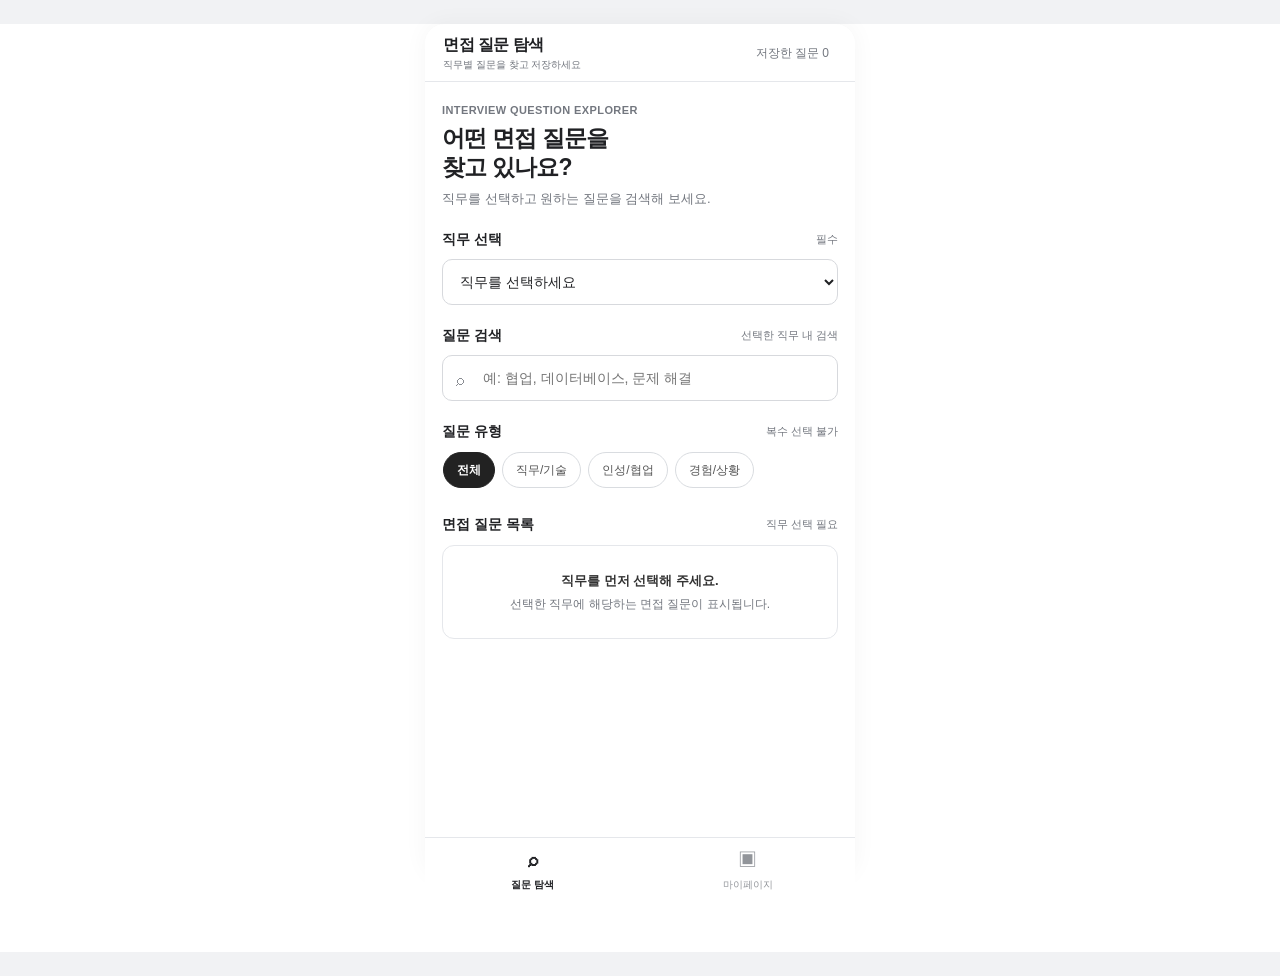
<file: index.html>
<!DOCTYPE html>
<html lang="ko">
<head>
<meta charset="UTF-8">
<meta name="viewport" content="width=device-width, initial-scale=1, maximum-scale=1, viewport-fit=cover">
<meta name="theme-color" content="#ffffff">
<title>면접 질문 탐색</title>
<style>
:root{--ink:#202124;--muted:#73777f;--line:#e5e7eb;--soft:#f6f7f8;--accent:#202124;--white:#fff;--green:#247a53}
*{box-sizing:border-box}html{background:#f1f2f4}body{margin:0;background:#fff;color:var(--ink);font-family:-apple-system,BlinkMacSystemFont,"Segoe UI",Roboto,"Noto Sans KR",sans-serif;font-size:14px;line-height:1.5;min-height:100vh;padding-bottom:calc(76px + env(safe-area-inset-bottom))}
button,input,select,textarea{font:inherit}button{cursor:pointer}button:focus-visible,input:focus-visible,select:focus-visible,textarea:focus-visible{outline:2px solid #555;outline-offset:2px}
.app{width:100%;max-width:430px;min-height:100vh;margin:0 auto;background:#fff;position:relative;box-shadow:0 0 24px #0000000b}
.topbar{height:58px;position:sticky;top:0;z-index:20;background:#fff;border-bottom:1px solid var(--line);display:flex;align-items:center;justify-content:space-between;padding:0 18px}.brand{font-weight:800;font-size:16px;letter-spacing:-.5px}.brand small{display:block;font-size:10px;color:var(--muted);font-weight:500;letter-spacing:0}.top-link{border:0;background:none;color:var(--muted);font-size:12px;padding:8px}
main{padding:20px 17px 30px}.screen{display:none}.screen.active{display:block}.intro{margin-bottom:20px}.eyebrow{font-size:11px;color:var(--muted);font-weight:700;letter-spacing:.4px}.intro h1{font-size:23px;line-height:1.3;margin:5px 0 6px;letter-spacing:-.8px}.intro p{margin:0;color:var(--muted);font-size:13px}
.section{margin:20px 0}.section-head{display:flex;justify-content:space-between;align-items:center;margin-bottom:9px}.section-title{font-size:14px;font-weight:800}.hint{font-size:11px;color:var(--muted)}
.select,.search,.field{width:100%;height:46px;border:1px solid #d7d9dd;border-radius:10px;background:#fff;padding:0 13px;color:var(--ink)}.search-wrap{position:relative}.search{padding-left:40px}.search-icon{position:absolute;left:14px;top:13px;color:#8a8d93;font-size:16px}.chips{display:flex;gap:7px;overflow-x:auto;padding:1px 1px 5px;scrollbar-width:none}.chips::-webkit-scrollbar{display:none}.chip{white-space:nowrap;border:1px solid #d9dce0;background:#fff;color:#555;border-radius:999px;padding:8px 13px;font-size:12px}.chip.active{background:#222;color:#fff;border-color:#222;font-weight:700}
.list-head{display:flex;justify-content:space-between;align-items:center;margin:21px 0 10px}.count{font-size:11px;color:var(--muted)}.save-all{width:100%;border:1px solid #242424;background:#242424;color:#fff;border-radius:11px;padding:13px 12px;font-weight:700;font-size:13px;margin:3px 0 13px}.save-all.saved{background:#fff;color:#222}.question{border:1px solid var(--line);border-radius:12px;padding:14px;margin-bottom:10px;background:#fff}.q-top{display:flex;align-items:center;justify-content:space-between;margin-bottom:9px}.tag{display:inline-flex;background:#f0f1f2;border-radius:5px;padding:4px 8px;font-size:10px;font-weight:700;color:#555}.bookmark{border:0;background:transparent;padding:4px 5px;color:#a0a3a8;font-size:21px;line-height:1}.bookmark.on{color:#202124}.q-text{font-weight:700;font-size:14px;line-height:1.55;letter-spacing:-.2px;cursor:pointer}.q-actions{display:flex;justify-content:flex-end;margin-top:10px}.text-btn{border:0;background:none;color:#555;text-decoration:underline;font-size:11px;padding:4px}
.empty,.error,.loading{border:1px solid var(--line);border-radius:12px;padding:25px 15px;text-align:center;color:var(--muted);font-size:12px}.empty strong,.error strong{display:block;color:#333;margin-bottom:5px;font-size:13px}.primary{width:100%;border:0;border-radius:10px;background:#222;color:#fff;padding:13px;font-weight:700}.secondary{border:1px solid #d8dade;background:#fff;border-radius:9px;padding:10px 12px;font-size:12px;font-weight:650}.row{display:flex;gap:8px}.row>*{flex:1}.card{border:1px solid var(--line);border-radius:12px;padding:15px;margin-bottom:10px}.card-title{font-weight:800;font-size:14px}.muted{color:var(--muted)}.small{font-size:11px}.back{border:0;background:none;padding:0 0 14px;font-size:12px;font-weight:700;color:#555}
.detail-question{font-size:18px;line-height:1.55;font-weight:800;margin:14px 0 18px}.guide{background:var(--soft);padding:13px;border-radius:9px;font-size:12px;color:#555}.guide strong{display:block;color:#222;margin-bottom:5px}.textarea{width:100%;min-height:130px;border:1px solid #d7d9dd;border-radius:10px;padding:12px;resize:vertical;font-size:13px}
.bottom-nav{position:fixed;bottom:0;left:0;right:0;z-index:30;background:#fff;border-top:1px solid var(--line);padding-bottom:env(safe-area-inset-bottom)}.nav-inner{height:62px;max-width:430px;margin:0 auto;display:flex}.nav-btn{flex:1;border:0;background:#fff;color:#92959a;display:flex;flex-direction:column;align-items:center;justify-content:center;gap:3px;font-size:10px}.nav-btn .ico{font-size:19px}.nav-btn.active{color:#202124;font-weight:800}
.folder-row{display:flex;align-items:center;gap:10px}.folder-icon{width:38px;height:38px;border-radius:10px;background:#f1f2f3;display:grid;place-items:center;font-size:18px}.folder-meta{flex:1;min-width:0}.folder-name{font-weight:750}.folder-count{font-size:11px;color:var(--muted)}.folder-form{background:var(--soft);padding:13px;border-radius:11px;margin:10px 0}.field-label{display:block;font-size:11px;font-weight:700;margin:10px 0 5px}.field{height:42px;font-size:13px}.textarea.smallarea{min-height:68px}.question-mini{border-top:1px solid var(--line);padding:12px 0}.toast{position:fixed;z-index:50;bottom:calc(80px + env(safe-area-inset-bottom));left:50%;transform:translateX(-50%);background:#222;color:#fff;padding:10px 15px;border-radius:999px;font-size:12px;opacity:0;pointer-events:none;transition:opacity .2s;white-space:nowrap;max-width:90vw}.toast.show{opacity:1}.file-help{font-size:11px;color:var(--muted);line-height:1.6;margin-top:8px}.hidden{display:none!important}
@media(min-width:600px){html{padding:24px 0}.app{border-radius:20px;overflow:hidden;min-height:calc(100vh - 48px)}.topbar{position:sticky}.bottom-nav{left:50%;right:auto;transform:translateX(-50%);width:min(430px,100%);border-radius:0 0 20px 20px}}
</style>
</head>
<body>
<div class="app">
<header class="topbar"><div class="brand">면접 질문 탐색<small>직무별 질문을 찾고 저장하세요</small></div><button class="top-link" onclick="switchTab('my')">저장한 질문 <span id="topSavedCount">0</span></button></header>
<main>
<section id="screen-home" class="screen active">
  <div class="intro"><div class="eyebrow">INTERVIEW QUESTION EXPLORER</div><h1>어떤 면접 질문을<br>찾고 있나요?</h1><p>직무를 선택하고 원하는 질문을 검색해 보세요.</p></div>
  <div class="section"><div class="section-head"><span class="section-title">직무 선택</span><span class="hint">필수</span></div><select id="jobSelect" class="select" required onchange="changeJob(this.value)"><option value="" disabled>직무를 선택하세요</option><option value="Frontend">프론트엔드 개발자</option><option value="Backend">백엔드 개발자</option><option value="AI/Data">AI / 데이터 엔지니어</option><option value="Product Manager">서비스 기획 / PM</option><option value="Marketing">마케팅 / 브랜딩</option></select></div>
  <div class="section"><div class="section-head"><span class="section-title">질문 검색</span><span class="hint">선택한 직무 내 검색</span></div><div class="search-wrap"><span class="search-icon">⌕</span><input id="searchInput" class="search" type="search" placeholder="예: 협업, 데이터베이스, 문제 해결" oninput="handleSearch()"></div></div>
  <div class="section"><div class="section-head"><span class="section-title">질문 유형</span><span class="hint">복수 선택 불가</span></div><div id="filterChips" class="chips"></div></div>
  <div class="list-head"><span class="section-title">면접 질문 목록</span><span id="resultCount" class="count">불러오는 중</span></div>
  <button id="saveAllBtn" class="save-all" onclick="toggleSaveAll()">☆　질문 세트 전체 저장하기</button>
  <div id="questions" class="loading">질문 데이터를 불러오는 중입니다.</div>
  <div id="dataLoadHelp" class="file-help hidden">JSON 파일을 선택해 질문 데이터를 불러올 수 있습니다. 기존 파일의 위치에 따라 브라우저에서 자동으로 불러오지 못할 수 있습니다.<br><button class="secondary" style="margin-top:8px" onclick="document.getElementById('jsonFile').click()">질문 JSON 파일 선택</button><input id="jsonFile" type="file" accept=".json,application/json" class="hidden" onchange="loadJsonFile(event)"></div>
</section>
<section id="screen-detail" class="screen">
  <button class="back" onclick="goBackToList()">← 질문 목록</button>
  <div class="card"><div class="q-top"><span id="detailCategory" class="tag">질문 유형</span><button id="detailBookmark" class="bookmark" onclick="toggleDetailBookmark()">☆</button></div><div id="detailQuestion" class="detail-question"></div><div class="guide"><strong>질문 의도 및 답변 방향</strong><span id="detailIntent"></span></div></div>
  <div class="section"><div class="section-head"><span class="section-title">나만의 답변 메모</span><span class="hint">이 기기에서 저장</span></div><textarea id="memoInput" class="textarea" placeholder="답변에 활용할 경험이나 핵심 키워드를 정리해 보세요."></textarea><button class="primary" style="margin-top:10px" onclick="saveMemo()">메모 저장하기</button></div>
</section>
<section id="screen-my" class="screen">
  <div id="myDashboard">
    <div class="intro"><div class="eyebrow">MY PAGE</div><h1>저장한 질문 관리</h1><p>탐색 조건별로 저장한 질문을 확인하고 정리하세요.</p></div>
    <div class="card"><div class="section-head"><span class="section-title">조건별 저장 질문</span><span id="savedTotal" class="count">0개</span></div><div id="conditionGroups"></div></div>
    <div class="card"><div class="section-head"><span class="section-title">내 폴더</span><button class="text-btn" onclick="toggleFolderForm()">＋ 폴더 만들기</button></div><div id="folderForm" class="folder-form hidden"><label class="field-label">폴더 이름</label><input id="folderName" class="field" placeholder="예: 기술 면접 준비"><label class="field-label">기업명 (선택)</label><input id="folderCompany" class="field" placeholder="예: 지원 기업명"><label class="field-label">추가 메모 (선택)</label><textarea id="folderNote" class="textarea smallarea" placeholder="폴더 설명이나 준비할 내용을 입력하세요."></textarea><button class="primary" style="margin-top:10px" onclick="createFolder()">폴더 만들기</button></div><div id="folderList"></div></div>
    <button class="card" style="width:100%;text-align:left;background:#fff" onclick="openFlashcards()"><div class="folder-row"><div class="folder-icon">▤</div><div class="folder-meta"><div class="folder-name">실전 플래시카드 연습</div><div class="folder-count">저장한 질문을 하나씩 확인하며 복습합니다.</div></div><span>›</span></div></button>
  </div>
  <div id="conditionView" class="hidden"><button class="back" onclick="showMyDashboard()">← 마이페이지</button><h2 id="conditionTitle" style="font-size:19px;margin:0 0 5px">저장 질문</h2><p id="conditionSub" class="muted small" style="margin:0 0 15px"></p><div id="conditionQuestions"></div></div>
  <div id="folderView" class="hidden"><button class="back" onclick="showMyDashboard()">← 마이페이지</button><div class="section-head"><h2 id="folderTitle" style="font-size:19px;margin:0">폴더</h2><button class="text-btn" onclick="deleteCurrentFolder()">폴더 삭제</button></div><p id="folderDescription" class="muted small"></p><div id="folderQuestions"></div></div>
  <div id="flashcardView" class="hidden"><button class="back" onclick="showMyDashboard()">← 마이페이지</button><h2 style="font-size:19px;margin:0 0 12px">실전 플래시카드</h2><div id="flashcard" class="card" style="min-height:210px;display:flex;flex-direction:column;justify-content:space-between;text-align:center" onclick="flipFlashcard()"><span id="flashSide" class="hint">질문</span><strong id="flashText" style="font-size:17px;margin:auto 0">저장한 질문이 없습니다.</strong><span class="hint">카드를 눌러 메모 확인</span></div><div class="row"><button class="secondary" onclick="prevFlashcard()">이전</button><button class="secondary" onclick="nextFlashcard()">다음</button></div><p id="flashCount" class="count" style="text-align:center;margin-top:10px"></p></div>
</section>
</main>
<nav class="bottom-nav"><div class="nav-inner"><button id="nav-home" class="nav-btn active" onclick="switchTab('home')"><span class="ico">⌕</span><span>질문 탐색</span></button><button id="nav-my" class="nav-btn" onclick="switchTab('my')"><span class="ico">▣</span><span>마이페이지</span></button></div></nav>
<div id="toast" class="toast"></div>
</div>
<script>
const DATA_URL='data/interview_sample_questions_300.json';
const STORAGE_KEY='interview_explorer_mobile_v1';
const JOBS={Frontend:['frontend','front-end','프론트'],Backend:['backend','back-end','백엔드'], 'AI/Data':['ai','data','데이터'], 'Product Manager':['product','pm','기획'],Marketing:['marketing','마케팅','브랜딩']};
const JOB_LABELS={Frontend:'프론트엔드 개발자',Backend:'백엔드 개발자','AI/Data':'AI / 데이터 엔지니어','Product Manager':'서비스 기획 / PM',Marketing:'마케팅 / 브랜딩'};
let state={job:'',all:[],filtered:[],category:'ALL',keyword:'',user:{},folders:[],conditionOpen:null,folderOpen:null,detailId:null,returnScreen:'home',flashIndex:0,flashBack:false};
function esc(v){return String(v??'').replace(/[&<>"']/g,c=>({'&':'&amp;','<':'&lt;','>':'&gt;','"':'&quot;',"'":'&#39;'}[c]));}
function loadStore(){try{const x=JSON.parse(localStorage.getItem(STORAGE_KEY)||'{}');state.job=x.job||'';state.user=x.user||{};state.folders=x.folders||[];}catch(e){}}
function persist(){localStorage.setItem(STORAGE_KEY,JSON.stringify({job:state.job,user:state.user,folders:state.folders}));updateCounts();}
function normalize(x,i){const id=String(x.id??x.question_id??x.qid??x.no??i+1);const rawCategory=String(x.category??x.type??x.question_type??x['유형']??'기타');const lowerCategory=rawCategory.toLowerCase();const category=lowerCategory.includes('직무')||lowerCategory.includes('기술')?'직무/기술':lowerCategory.includes('인성')||lowerCategory.includes('협업')?'인성/협업':lowerCategory.includes('경험')||lowerCategory.includes('상황')?'경험/상황':rawCategory;return{id,category,job:String(x.job??x.job_category??x.position??x['직무']??''),question:String(x.question??x.text??x.content??x['질문']??''),intent:String(x.intent??x.guide??x.purpose??x['의도']??'')};}
async function init(){loadStore();document.getElementById('jobSelect').value=state.job;try{const r=await fetch(DATA_URL);if(!r.ok)throw Error('질문 JSON 파일을 찾을 수 없습니다.');const raw=await r.json();const arr=Array.isArray(raw)?raw:(raw.questions||raw.data||raw.items||[]);if(!arr.length)throw Error('JSON 안에서 질문 목록을 찾지 못했습니다.');state.all=arr.map(normalize);renderQuestions();}catch(e){document.getElementById('questions').className='error';document.getElementById('questions').innerHTML=`<strong>질문 데이터를 불러오지 못했습니다.</strong>${esc(e.message)}<br><span class="small">같은 폴더의 data/interview_sample_questions_300.json 파일을 확인하거나 아래에서 JSON을 직접 선택하세요.</span>`;document.getElementById('dataLoadHelp').classList.remove('hidden');document.getElementById('resultCount').textContent='데이터 없음';}updateCounts();}
function loadJsonFile(ev){const f=ev.target.files[0];if(!f)return;const reader=new FileReader();reader.onload=()=>{try{const raw=JSON.parse(reader.result),arr=Array.isArray(raw)?raw:(raw.questions||raw.data||raw.items||[]);if(!arr.length)throw Error('질문 배열이 없습니다.');state.all=arr.map(normalize);document.getElementById('dataLoadHelp').classList.add('hidden');renderQuestions();toast('질문 데이터를 불러왔습니다.');}catch(e){toast('JSON 파일을 확인해 주세요.');}};reader.readAsText(f,'utf-8');}
function getJobQuestions(){if(!state.job)return [];const aliases=JOBS[state.job]||[];return state.all.filter(q=>{const j=q.job.toLowerCase();return aliases.some(a=>j.includes(a.toLowerCase()));});}
function changeJob(v){state.job=v;state.category='ALL';state.keyword='';document.getElementById('searchInput').value='';persist();renderQuestions();}
function handleSearch(){state.keyword=document.getElementById('searchInput').value;renderQuestions();}
function renderQuestions(){const base=getJobQuestions();const categories=['직무/기술','인성/협업','경험/상황'];const cats=['ALL',...categories];document.getElementById('filterChips').innerHTML=cats.map(c=>`<button class="chip ${state.category===c?'active':''}" onclick="setCategory('${esc(c)}')">${c==='ALL'?'전체':esc(c)}</button>`).join('');const k=state.keyword.trim().toLowerCase();state.filtered=base.filter(q=>(state.category==='ALL'||q.category===state.category)&&(!k||q.question.toLowerCase().includes(k)));document.getElementById('resultCount').textContent=state.job?`${state.filtered.length}개 질문`:'직무 선택 필요';
const allSaved=base.length>0&&base.every(q=>isSaved(q.id));const saveBtn=document.getElementById('saveAllBtn');saveBtn.classList.toggle('saved',allSaved);saveBtn.innerHTML=allSaved?'★　질문 세트 전체 저장 취소하기':'☆　질문 세트 전체 저장하기';
const wrap=document.getElementById('questions');if(!state.all.length)return;if(!state.job){wrap.className='empty';wrap.innerHTML='<strong>직무를 먼저 선택해 주세요.</strong>선택한 직무에 해당하는 면접 질문이 표시됩니다.';saveBtn.classList.add('hidden');return;}if(!base.length){wrap.className='empty';wrap.innerHTML='<strong>해당 직무의 질문 데이터가 없습니다.</strong>현재 데이터에 포함된 다른 직무를 선택해 주세요.';saveBtn.classList.add('hidden');return;}saveBtn.classList.remove('hidden');if(!state.filtered.length){wrap.className='empty';wrap.innerHTML='<strong>검색 결과가 없습니다.</strong>검색어나 질문 유형을 변경해 보세요.';saveBtn.classList.add('hidden');return;}wrap.className='';wrap.innerHTML=state.filtered.map(q=>`<article class="question"><div class="q-top"><span class="tag">${esc(q.category)}</span><button class="bookmark ${isSaved(q.id)?'on':''}" aria-label="질문 저장" onclick="toggleBookmark('${esc(q.id)}')">${isSaved(q.id)?'★':'☆'}</button></div><div class="q-text" onclick="openDetail('${esc(q.id)}')">${esc(q.question)}</div><div class="q-actions"><button class="text-btn" onclick="openDetail('${esc(q.id)}')">질문 상세 및 답변 메모 →</button></div></article>`).join('');}
function setCategory(c){state.category=c;renderQuestions();}
function conditionKey(){return state.job;}
function isSaved(id){return !!state.user[id]?.saved;}
function toggleBookmark(id){const q=state.all.find(x=>x.id===id);if(!q)return;const old=state.user[id]||{};state.user[id]={...old,saved:!old.saved,job:old.job||state.job};if(!state.user[id].saved&&!state.user[id].memo)delete state.user[id];persist();renderQuestions();if(state.detailId===id)updateDetailBookmark();toast(state.user[id]?.saved?'면접질문 저장됨':'면접질문 저장 취소됨');}
function toggleSaveAll(){const base=getJobQuestions();if(!base.length)return;const remove=base.every(q=>isSaved(q.id));base.forEach(q=>{const old=state.user[q.id]||{};state.user[q.id]={...old,saved:!remove,job:state.job};if(!state.user[q.id].saved&&!state.user[q.id].memo)delete state.user[q.id];});persist();renderQuestions();toast(remove?'전체 면접세트 저장 취소됨':'전체 면접세트 저장됨');}
function updateCounts(){const n=Object.values(state.user).filter(x=>x.saved).length;document.getElementById('topSavedCount').textContent=n;document.getElementById('savedTotal').textContent=n+'개';}
function openDetail(id){state.detailId=id;state.returnScreen='home';const q=state.all.find(x=>x.id===id);if(!q)return;document.getElementById('detailCategory').textContent=q.category;document.getElementById('detailQuestion').textContent=q.question;document.getElementById('detailIntent').textContent=q.intent||'해당 질문을 통해 직무 관련 이해도와 문제 해결 과정을 확인할 수 있습니다.';document.getElementById('memoInput').value=state.user[id]?.memo||'';updateDetailBookmark();showScreen('detail');}
function updateDetailBookmark(){const b=document.getElementById('detailBookmark');b.textContent=isSaved(state.detailId)?'★':'☆';b.classList.toggle('on',isSaved(state.detailId));}
function toggleDetailBookmark(){if(state.detailId)toggleBookmark(state.detailId);updateDetailBookmark();}
function saveMemo(){const id=state.detailId;if(!id)return;const old=state.user[id]||{};state.user[id]={...old,memo:document.getElementById('memoInput').value,job:old.job||state.job};if(!state.user[id].saved&&!state.user[id].memo)delete state.user[id];persist();toast('답변 메모 저장됨');}
function showScreen(name){document.querySelectorAll('.screen').forEach(s=>s.classList.remove('active'));document.getElementById('screen-'+name).classList.add('active');document.getElementById('nav-home').classList.toggle('active',name==='home'||name==='detail');document.getElementById('nav-my').classList.toggle('active',name==='my');window.scrollTo(0,0);}
function switchTab(name){if(name==='my'){showMyDashboard();showScreen('my');}else{showScreen('home');}}
function goBackToList(){showScreen('home');}
function showMyDashboard(){['conditionView','folderView','flashcardView'].forEach(id=>document.getElementById(id).classList.add('hidden'));document.getElementById('myDashboard').classList.remove('hidden');renderMyPage();}
function renderMyPage(){const groups={};Object.entries(state.user).forEach(([id,d])=>{if(d.saved){const j=d.job||state.job;(groups[j]??=[]).push(state.all.find(q=>q.id===id)||{id,question:'질문 데이터를 찾을 수 없습니다.',category:'기타'});}});const el=document.getElementById('conditionGroups');const keys=Object.keys(groups);el.innerHTML=keys.length?keys.map(j=>`<button class="card" style="width:100%;text-align:left;background:#fff;margin:0 0 8px" onclick="openCondition('${esc(j)}')"><div class="folder-row"><div class="folder-icon">▤</div><div class="folder-meta"><div class="folder-name">${esc(JOB_LABELS[j]||j)}</div><div class="folder-count">저장한 질문 ${groups[j].length}개</div></div><span>›</span></div></button>`).join(''):'<div class="empty">저장한 질문이 아직 없습니다.<br>홈에서 질문을 찾아 별표를 눌러 저장해 보세요.</div>';
document.getElementById('folderList').innerHTML=state.folders.length?state.folders.map(f=>`<button class="card" style="width:100%;text-align:left;background:#fff;margin:8px 0 0" onclick="openFolder('${f.id}')"><div class="folder-row"><div class="folder-icon">📁</div><div class="folder-meta"><div class="folder-name">${esc(f.name)}</div><div class="folder-count">${esc(f.company||'사용자 폴더')} · 질문 ${f.questionIds.length}개</div></div><span>›</span></div></button>`).join(''):'<p class="muted small">아직 만든 폴더가 없습니다.</p>';updateCounts();}
function openCondition(job){document.getElementById('myDashboard').classList.add('hidden');document.getElementById('conditionView').classList.remove('hidden');document.getElementById('folderView').classList.add('hidden');document.getElementById('conditionTitle').textContent=JOB_LABELS[job]||job;document.getElementById('conditionSub').textContent='이 직무를 탐색하면서 저장한 질문';const qs=Object.entries(state.user).filter(([id,d])=>d.saved&&(d.job||state.job)===job).map(([id])=>state.all.find(q=>q.id===id)).filter(Boolean);document.getElementById('conditionQuestions').innerHTML=qs.map(q=>savedQuestionHtml(q)).join('')||'<div class="empty">저장한 질문이 없습니다.</div>';}
function savedQuestionHtml(q){return `<div class="question-mini"><div class="q-top"><span class="tag">${esc(q.category)}</span><button class="text-btn" onclick="removeSavedFromMy('${esc(q.id)}')">저장 취소</button></div><div class="q-text" onclick="openDetailFromMy('${esc(q.id)}')">${esc(q.question)}</div>${state.user[q.id]?.memo?`<p class="small muted">메모: ${esc(state.user[q.id].memo)}</p>`:''}<div class="q-actions"><button class="text-btn" onclick="addToFolder('${esc(q.id)}')">폴더에 담기</button></div></div>`;}
function openDetailFromMy(id){openDetail(id);}
function removeSavedFromMy(id){const old=state.user[id]||{};state.user[id]={...old,saved:false};if(!state.user[id].memo)delete state.user[id];persist();const job=old.job||state.job;openCondition(job);toast('면접질문 저장 취소됨');}
function toggleFolderForm(){document.getElementById('folderForm').classList.toggle('hidden');}
function createFolder(){const name=document.getElementById('folderName').value.trim();if(!name){toast('폴더 이름을 입력해 주세요.');return;}state.folders.push({id:'f_'+Date.now(),name,company:document.getElementById('folderCompany').value.trim(),note:document.getElementById('folderNote').value.trim(),questionIds:[]});persist();document.getElementById('folderName').value='';document.getElementById('folderCompany').value='';document.getElementById('folderNote').value='';document.getElementById('folderForm').classList.add('hidden');renderMyPage();toast('폴더를 만들었습니다.');}
function addToFolder(id){if(!state.folders.length){toast('먼저 폴더를 만들어 주세요.');return;}const names=state.folders.map((f,i)=>`${i+1}. ${f.name}`).join('\n');const choice=prompt('질문을 넣을 폴더 번호를 입력하세요.\n'+names);const f=state.folders[Number(choice)-1];if(!f)return;if(!f.questionIds.includes(id))f.questionIds.push(id);persist();toast('폴더에 질문을 추가했습니다.');openCondition(state.user[id]?.job||state.job);}
function openFolder(id){const f=state.folders.find(x=>x.id===id);if(!f)return;document.getElementById('myDashboard').classList.add('hidden');document.getElementById('conditionView').classList.add('hidden');document.getElementById('folderView').classList.remove('hidden');document.getElementById('folderTitle').textContent=f.name;document.getElementById('folderDescription').textContent=[f.company,f.note].filter(Boolean).join(' · ');document.getElementById('folderQuestions').innerHTML=f.questionIds.map(id=>state.all.find(q=>q.id===id)).filter(Boolean).map(q=>savedQuestionHtml(q)).join('')||'<div class="empty">이 폴더에 담긴 질문이 없습니다.</div>';state.folderOpen=id;}
function deleteCurrentFolder(){if(!confirm('이 폴더를 삭제할까요? 저장한 질문 자체는 삭제되지 않습니다.'))return;state.folders=state.folders.filter(f=>f.id!==state.folderOpen);persist();showMyDashboard();toast('폴더를 삭제했습니다.');}
let flashList=[];function openFlashcards(){flashList=Object.entries(state.user).filter(([id,d])=>d.saved).map(([id])=>state.all.find(q=>q.id===id)).filter(Boolean);document.getElementById('myDashboard').classList.add('hidden');document.getElementById('conditionView').classList.add('hidden');document.getElementById('folderView').classList.add('hidden');document.getElementById('flashcardView').classList.remove('hidden');state.flashIndex=0;state.flashBack=false;renderFlashcard();}
function renderFlashcard(){const q=flashList[state.flashIndex];if(!q){document.getElementById('flashText').textContent='저장한 질문이 없습니다.';document.getElementById('flashSide').textContent='질문';document.getElementById('flashCount').textContent='';return;}document.getElementById('flashSide').textContent=state.flashBack?'답변 메모':'질문';document.getElementById('flashText').textContent=state.flashBack?(state.user[q.id]?.memo||'작성한 답변 메모가 없습니다.'):q.question;document.getElementById('flashCount').textContent=`${state.flashIndex+1} / ${flashList.length}`;}
function flipFlashcard(){if(!flashList.length)return;state.flashBack=!state.flashBack;renderFlashcard();}function prevFlashcard(){if(!flashList.length)return;state.flashIndex=(state.flashIndex-1+flashList.length)%flashList.length;state.flashBack=false;renderFlashcard();}function nextFlashcard(){if(!flashList.length)return;state.flashIndex=(state.flashIndex+1)%flashList.length;state.flashBack=false;renderFlashcard();}
let toastTimer;function toast(msg){const el=document.getElementById('toast');el.textContent=msg;el.classList.add('show');clearTimeout(toastTimer);toastTimer=setTimeout(()=>el.classList.remove('show'),1900);}
init();
</script>
</body>
</html>
</file>
